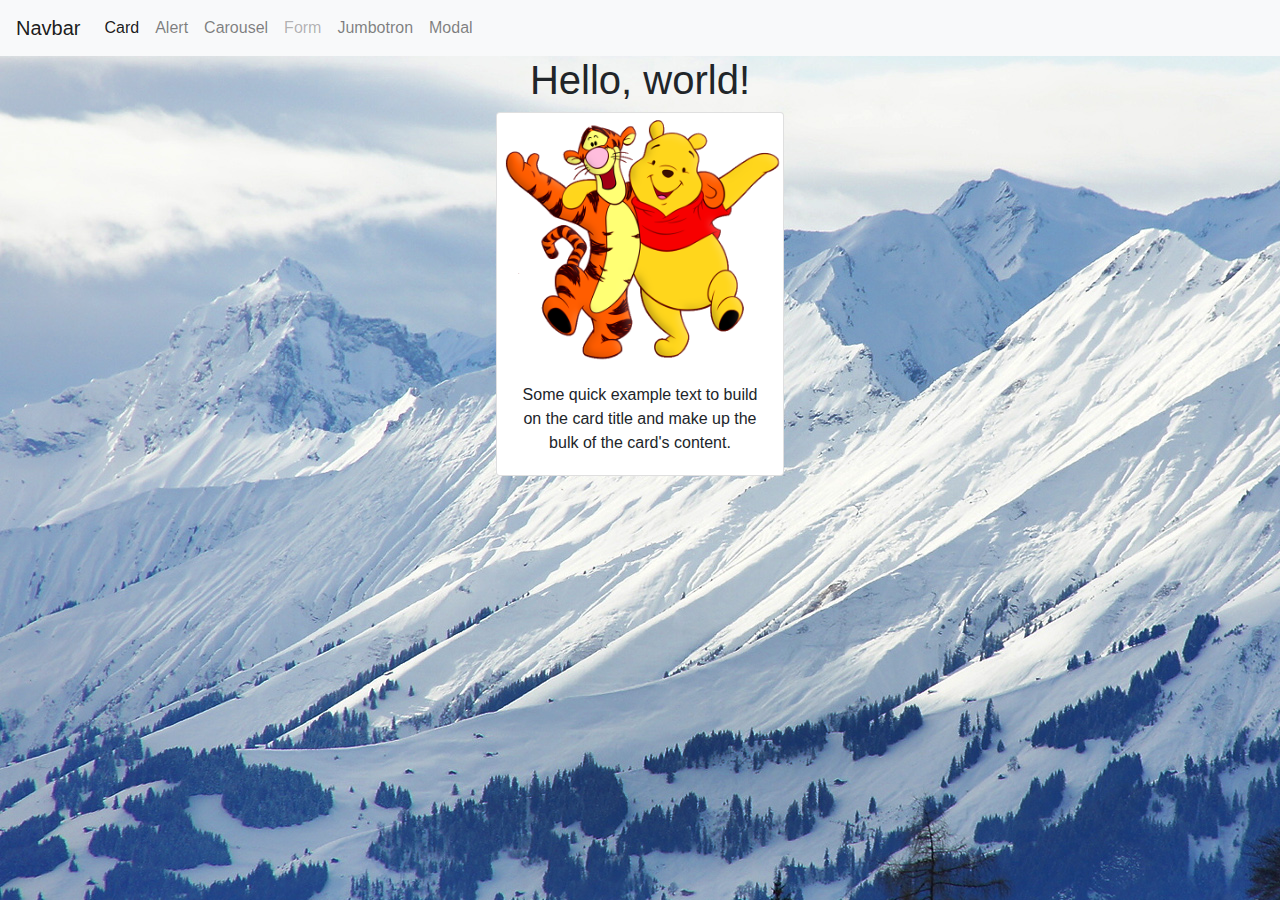
<file: card.html>
<!doctype html>
<html lang="en">
  <head>
    <!-- Required meta tags -->
    <meta charset="utf-8">
    <meta name="viewport" content="width=device-width, initial-scale=1, shrink-to-fit=no">

    <!-- Bootstrap CSS -->
    <link rel="stylesheet" href="https://maxcdn.bootstrapcdn.com/bootstrap/4.0.0/css/bootstrap.min.css" integrity="sha384-Gn5384xqQ1aoWXA+058RXPxPg6fy4IWvTNh0E263XmFcJlSAwiGgFAW/dAiS6JXm" crossorigin="anonymous">

    <title>Hello, world!</title>
    <link rel="stylesheet" type="text/css" href="style2.css">

  </head>
  <body>
      <nav class="navbar navbar-expand-lg navbar-light bg-light">
  <a class="navbar-brand" href="#">Navbar</a>
  <button class="navbar-toggler" type="button" data-toggle="collapse" data-target="#navbarNav" aria-controls="navbarNav" aria-expanded="false" aria-label="Toggle navigation">
    <span class="navbar-toggler-icon"></span>
  </button>
  <div class="collapse navbar-collapse" id="navbarNav">
    <ul class="navbar-nav">
      <li class="nav-item active">
        <a class="nav-link" href="card.html">Card<span class="sr-only">(current)</span></a>
      </li>
      <li class="nav-item">
        <a class="nav-link" href="alert.html">Alert</a>
      </li>
      <li class="nav-item">
        <a class="nav-link" href="carousel.html">Carousel</a>
      </li>
      <li class="nav-item">
        <a class="nav-link disabled" href="forms.html">Form</a>
      </li>
      <li class="nav-item">
        <a class="nav-link" href="jumbotron.html">Jumbotron</a>
      </li>
      <li class="nav-item">
        <a class="nav-link" href="modal.html">Modal</a>
      </li>
          </ul>
  </div>
</nav>
    <center><h1>Hello, world!</h1>
    <div class="card" style="width: 18rem;">
  <img src="img/poo.png">
  <div class="card-body">
    <p class="card-text">Some quick example text to build on the card title and make up the bulk of the card's content.</p>
  </div>
</div>

    <!-- Optional JavaScript -->
    <!-- jQuery first, then Popper.js, then Bootstrap JS -->
    <script src="https://code.jquery.com/jquery-3.2.1.slim.min.js" integrity="sha384-KJ3o2DKtIkvYIK3UENzmM7KCkRr/rE9/Qpg6aAZGJwFDMVNA/GpGFF93hXpG5KkN" crossorigin="anonymous"></script>
    <script src="https://cdnjs.cloudflare.com/ajax/libs/popper.js/1.12.9/umd/popper.min.js" integrity="sha384-ApNbgh9B+Y1QKtv3Rn7W3mgPxhU9K/ScQsAP7hUibX39j7fakFPskvXusvfa0b4Q" crossorigin="anonymous"></script>
    <script src="https://maxcdn.bootstrapcdn.com/bootstrap/4.0.0/js/bootstrap.min.js" integrity="sha384-JZR6Spejh4U02d8jOt6vLEHfe/JQGiRRSQQxSfFWpi1MquVdAyjUar5+76PVCmYl" crossorigin="anonymous"></script></center>
  </body>
</html>
</file>
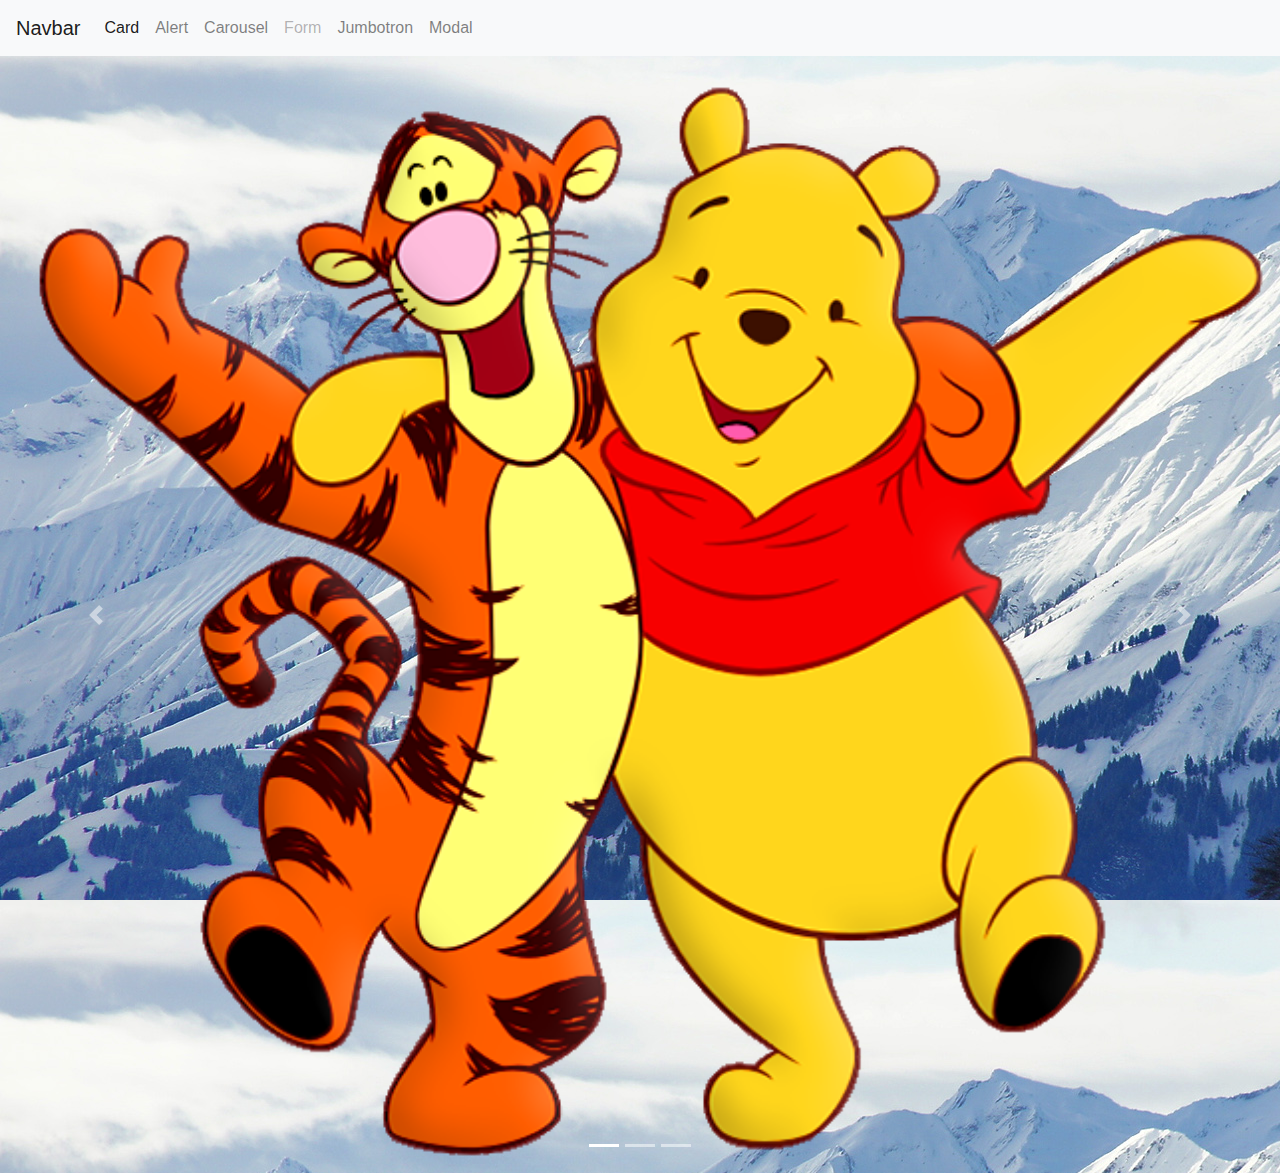
<file: carousel.html>
<!doctype html>
<html lang="en">
  <head>
    <!-- Required meta tags -->
    <meta charset="utf-8">
    <meta name="viewport" content="width=device-width, initial-scale=1, shrink-to-fit=no">

    <!-- Bootstrap CSS -->
    <link rel="stylesheet" href="https://maxcdn.bootstrapcdn.com/bootstrap/4.0.0/css/bootstrap.min.css" integrity="sha384-Gn5384xqQ1aoWXA+058RXPxPg6fy4IWvTNh0E263XmFcJlSAwiGgFAW/dAiS6JXm" crossorigin="anonymous">

    <title>Hello, world!</title>
    <link rel="stylesheet" type="text/css" href="style2.css">

  </head>
  <body>
      <nav class="navbar navbar-expand-lg navbar-light bg-light">
  <a class="navbar-brand" href="#">Navbar</a>
  <button class="navbar-toggler" type="button" data-toggle="collapse" data-target="#navbarNav" aria-controls="navbarNav" aria-expanded="false" aria-label="Toggle navigation">
    <span class="navbar-toggler-icon"></span>
  </button>
  <div class="collapse navbar-collapse" id="navbarNav">
    <ul class="navbar-nav">
      <li class="nav-item active">
        <a class="nav-link" href="card.html">Card<span class="sr-only">(current)</span></a>
      </li>
      <li class="nav-item">
        <a class="nav-link" href="alert.html">Alert</a>
      </li>
      <li class="nav-item">
        <a class="nav-link" href="carousel.html">Carousel</a>
      </li>
      <li class="nav-item">
        <a class="nav-link disabled" href="forms.html">Form</a>
      </li>
      <li class="nav-item">
        <a class="nav-link" href="jumbotron.html">Jumbotron</a>
      </li>
      <li class="nav-item">
        <a class="nav-link" href="modal.html">Modal</a>
      </li>
          </ul>
  </div>
</nav>
    <div id="carouselExampleIndicators" class="carousel slide" data-ride="carousel">
  <ol class="carousel-indicators">
    <li data-target="#carouselExampleIndicators" data-slide-to="0" class="active"></li>
    <li data-target="#carouselExampleIndicators" data-slide-to="1"></li>
    <li data-target="#carouselExampleIndicators" data-slide-to="2"></li>
  </ol>
  <div class="carousel-inner">
    <div class="carousel-item active">
      <img class="d-block w-100" src="img/poo.png" alt="First slide">
    </div>
    <div class="carousel-item">
      <img class="d-block w-100" src="img/cart.jpg" alt="Second slide">
    </div>
    <div class="carousel-item">
      <img class="d-block w-100" src="img/poo.png" alt="Third slide">
    </div>
  </div>
  <a class="carousel-control-prev" href="#carouselExampleIndicators" role="button" data-slide="prev">
    <span class="carousel-control-prev-icon" aria-hidden="true"></span>
    <span class="sr-only">Previous</span>
  </a>
  <a class="carousel-control-next" href="#carouselExampleIndicators" role="button" data-slide="next">
    <span class="carousel-control-next-icon" aria-hidden="true"></span>
    <span class="sr-only">Next</span>
  </a>
</div>

    <!-- Optional JavaScript -->
    <!-- jQuery first, then Popper.js, then Bootstrap JS -->
    <script src="https://code.jquery.com/jquery-3.2.1.slim.min.js" integrity="sha384-KJ3o2DKtIkvYIK3UENzmM7KCkRr/rE9/Qpg6aAZGJwFDMVNA/GpGFF93hXpG5KkN" crossorigin="anonymous"></script>
    <script src="https://cdnjs.cloudflare.com/ajax/libs/popper.js/1.12.9/umd/popper.min.js" integrity="sha384-ApNbgh9B+Y1QKtv3Rn7W3mgPxhU9K/ScQsAP7hUibX39j7fakFPskvXusvfa0b4Q" crossorigin="anonymous"></script>
    <script src="https://maxcdn.bootstrapcdn.com/bootstrap/4.0.0/js/bootstrap.min.js" integrity="sha384-JZR6Spejh4U02d8jOt6vLEHfe/JQGiRRSQQxSfFWpi1MquVdAyjUar5+76PVCmYl" crossorigin="anonymous"></script>
  </body>
</html>
</file>
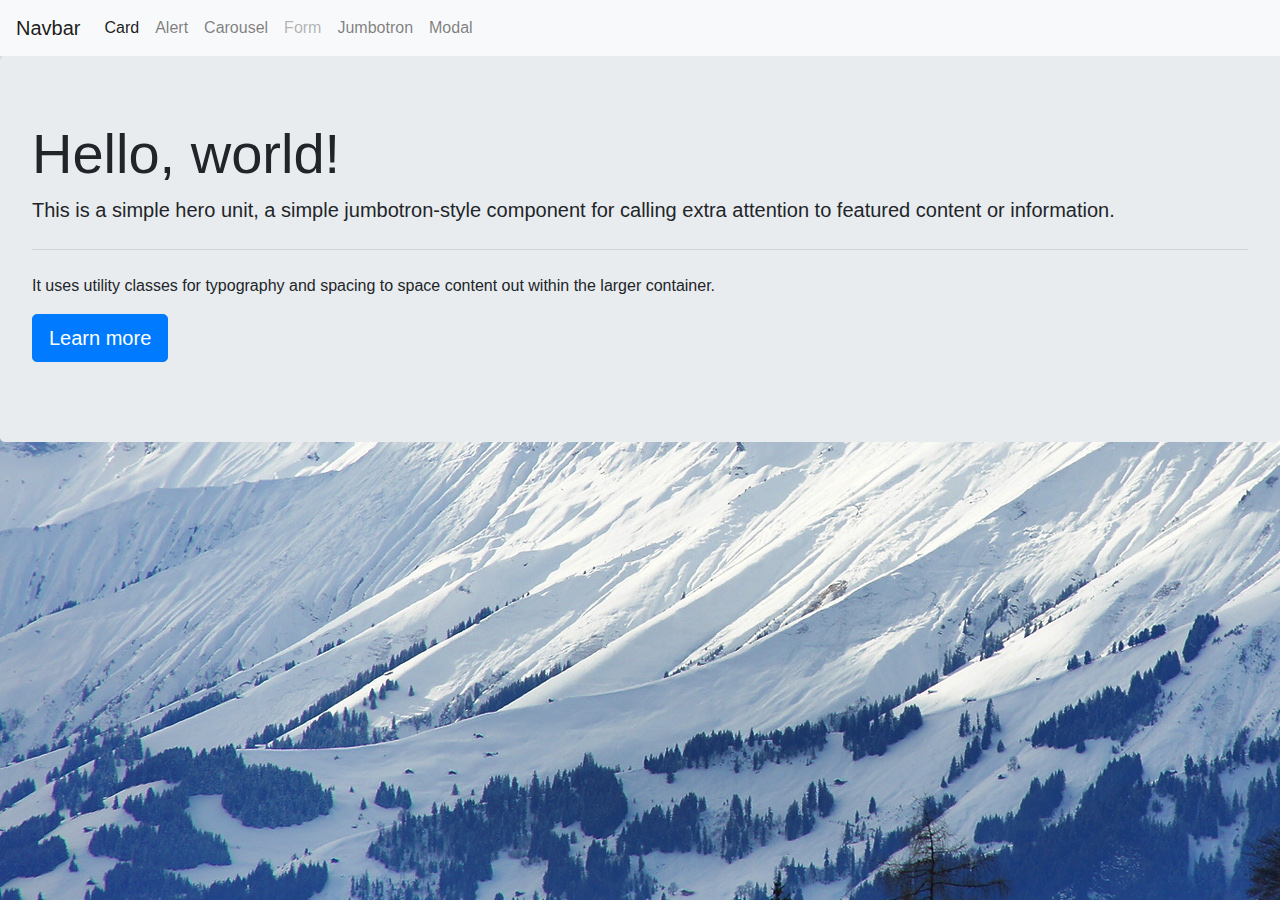
<file: jumbotron.html>
<!doctype html>
<html lang="en">
  <head>
    <!-- Required meta tags -->
    <meta charset="utf-8">
    <meta name="viewport" content="width=device-width, initial-scale=1, shrink-to-fit=no">

    <!-- Bootstrap CSS -->
    <link rel="stylesheet" href="https://maxcdn.bootstrapcdn.com/bootstrap/4.0.0/css/bootstrap.min.css" integrity="sha384-Gn5384xqQ1aoWXA+058RXPxPg6fy4IWvTNh0E263XmFcJlSAwiGgFAW/dAiS6JXm" crossorigin="anonymous">

    <title>Hello, world!</title>
    <link rel="stylesheet" type="text/css" href="style2.css">

  </head>
  <body>  <nav class="navbar navbar-expand-lg navbar-light bg-light">
  <a class="navbar-brand" href="#">Navbar</a>
  <button class="navbar-toggler" type="button" data-toggle="collapse" data-target="#navbarNav" aria-controls="navbarNav" aria-expanded="false" aria-label="Toggle navigation">
    <span class="navbar-toggler-icon"></span>
  </button>
  <div class="collapse navbar-collapse" id="navbarNav">
    <ul class="navbar-nav">
      <li class="nav-item active">
        <a class="nav-link" href="card.html">Card<span class="sr-only">(current)</span></a>
      </li>
      <li class="nav-item">
        <a class="nav-link" href="alert.html">Alert</a>
      </li>
      <li class="nav-item">
        <a class="nav-link" href="carousel.html">Carousel</a>
      </li>
      <li class="nav-item">
        <a class="nav-link disabled" href="forms.html">Form</a>
      </li>
      <li class="nav-item">
        <a class="nav-link" href="jumbotron.html">Jumbotron</a>
      </li>
      <li class="nav-item">
        <a class="nav-link" href="modal.html">Modal</a>
      </li>
          </ul>
  </div>
</nav>

    
    <div class="jumbotron">
  <h1 class="display-4">Hello, world!</h1>
  <p class="lead">This is a simple hero unit, a simple jumbotron-style component for calling extra attention to featured content or information.</p>
  <hr class="my-4">
  <p>It uses utility classes for typography and spacing to space content out within the larger container.</p>
  <p class="lead">
    <a class="btn btn-primary btn-lg" href="#" role="button">Learn more</a>
  </p>
</div>

    <!-- Optional JavaScript -->
    <!-- jQuery first, then Popper.js, then Bootstrap JS -->
    <script src="https://code.jquery.com/jquery-3.2.1.slim.min.js" integrity="sha384-KJ3o2DKtIkvYIK3UENzmM7KCkRr/rE9/Qpg6aAZGJwFDMVNA/GpGFF93hXpG5KkN" crossorigin="anonymous"></script>
    <script src="https://cdnjs.cloudflare.com/ajax/libs/popper.js/1.12.9/umd/popper.min.js" integrity="sha384-ApNbgh9B+Y1QKtv3Rn7W3mgPxhU9K/ScQsAP7hUibX39j7fakFPskvXusvfa0b4Q" crossorigin="anonymous"></script>
    <script src="https://maxcdn.bootstrapcdn.com/bootstrap/4.0.0/js/bootstrap.min.js" integrity="sha384-JZR6Spejh4U02d8jOt6vLEHfe/JQGiRRSQQxSfFWpi1MquVdAyjUar5+76PVCmYl" crossorigin="anonymous"></script>
  </body>
</html>
</file>
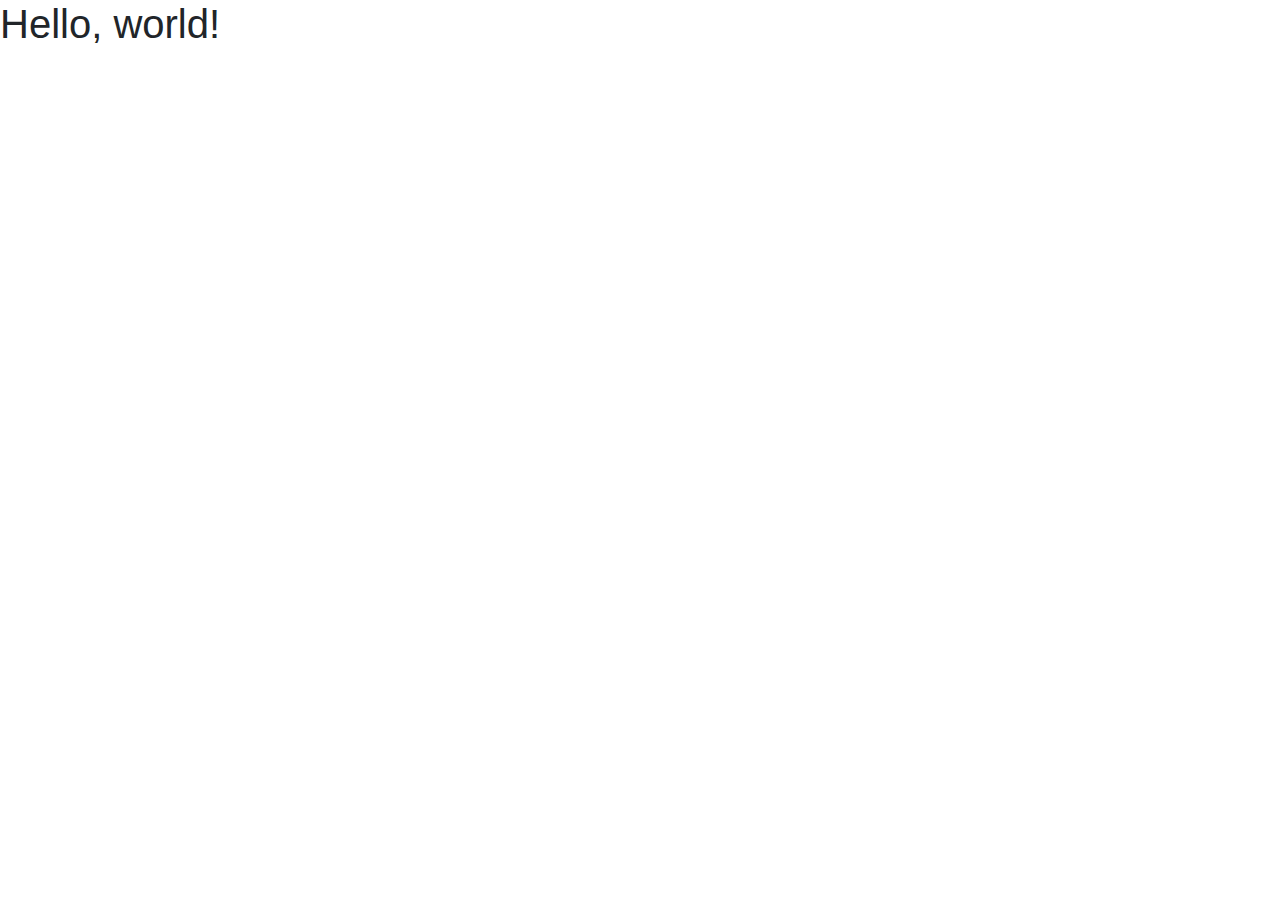
<file: theme.html>
<!doctype html>
<html lang="en">
  <head>
    <!-- Required meta tags -->
    <meta charset="utf-8">
    <meta name="viewport" content="width=device-width, initial-scale=1, shrink-to-fit=no">

    <!-- Bootstrap CSS -->
    <link rel="stylesheet" href="https://maxcdn.bootstrapcdn.com/bootstrap/4.0.0/css/bootstrap.min.css" integrity="sha384-Gn5384xqQ1aoWXA+058RXPxPg6fy4IWvTNh0E263XmFcJlSAwiGgFAW/dAiS6JXm" crossorigin="anonymous">

    <title>Hello, world!</title>
  </head>
  <body>
    <h1>Hello, world!</h1>
    <div class="modal" tabindex="-1" role="dialog">
  <div class="modal-dialog" role="document">
    <div class="modal-content">
      <div class="modal-header">
        <h5 class="modal-title">Modal title</h5>
        <button type="button" class="close" data-dismiss="modal" aria-label="Close">
          <span aria-hidden="true">&times;</span>
        </button>
      </div>
      <div class="modal-body">
        <p>Modal body text goes here.</p>
      </div>
      <div class="modal-footer">
        <button type="button" class="btn btn-primary">Save changes</button>
        <button type="button" class="btn btn-secondary" data-dismiss="modal">Close</button>
      </div>
    </div>
  </div>
</div>

    <!-- Optional JavaScript -->
    <!-- jQuery first, then Popper.js, then Bootstrap JS -->
    <script src="https://code.jquery.com/jquery-3.2.1.slim.min.js" integrity="sha384-KJ3o2DKtIkvYIK3UENzmM7KCkRr/rE9/Qpg6aAZGJwFDMVNA/GpGFF93hXpG5KkN" crossorigin="anonymous"></script>
    <script src="https://cdnjs.cloudflare.com/ajax/libs/popper.js/1.12.9/umd/popper.min.js" integrity="sha384-ApNbgh9B+Y1QKtv3Rn7W3mgPxhU9K/ScQsAP7hUibX39j7fakFPskvXusvfa0b4Q" crossorigin="anonymous"></script>
    <script src="https://maxcdn.bootstrapcdn.com/bootstrap/4.0.0/js/bootstrap.min.js" integrity="sha384-JZR6Spejh4U02d8jOt6vLEHfe/JQGiRRSQQxSfFWpi1MquVdAyjUar5+76PVCmYl" crossorigin="anonymous"></script>
  </body>
</html>
</file>
<file: style2.css>
body{
	background-image: url(img/mountain.jpg);
}
</file>
